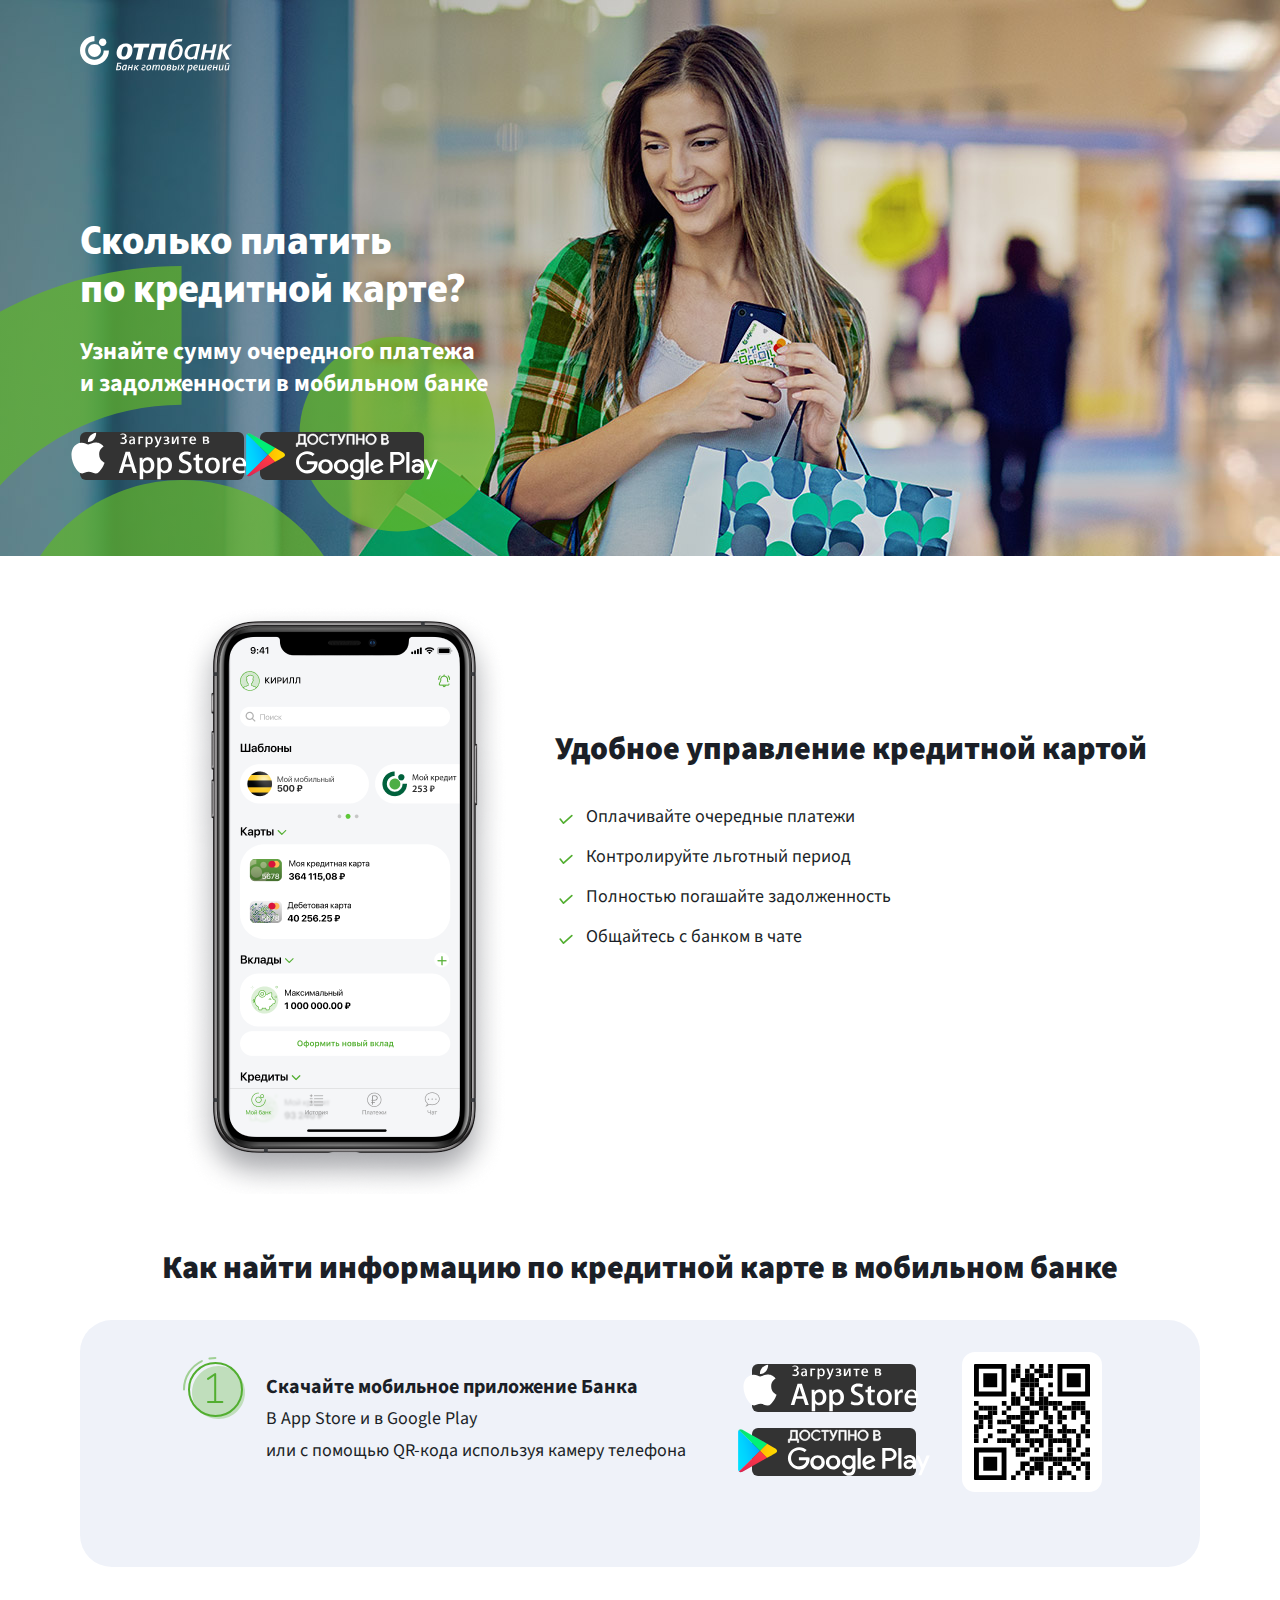
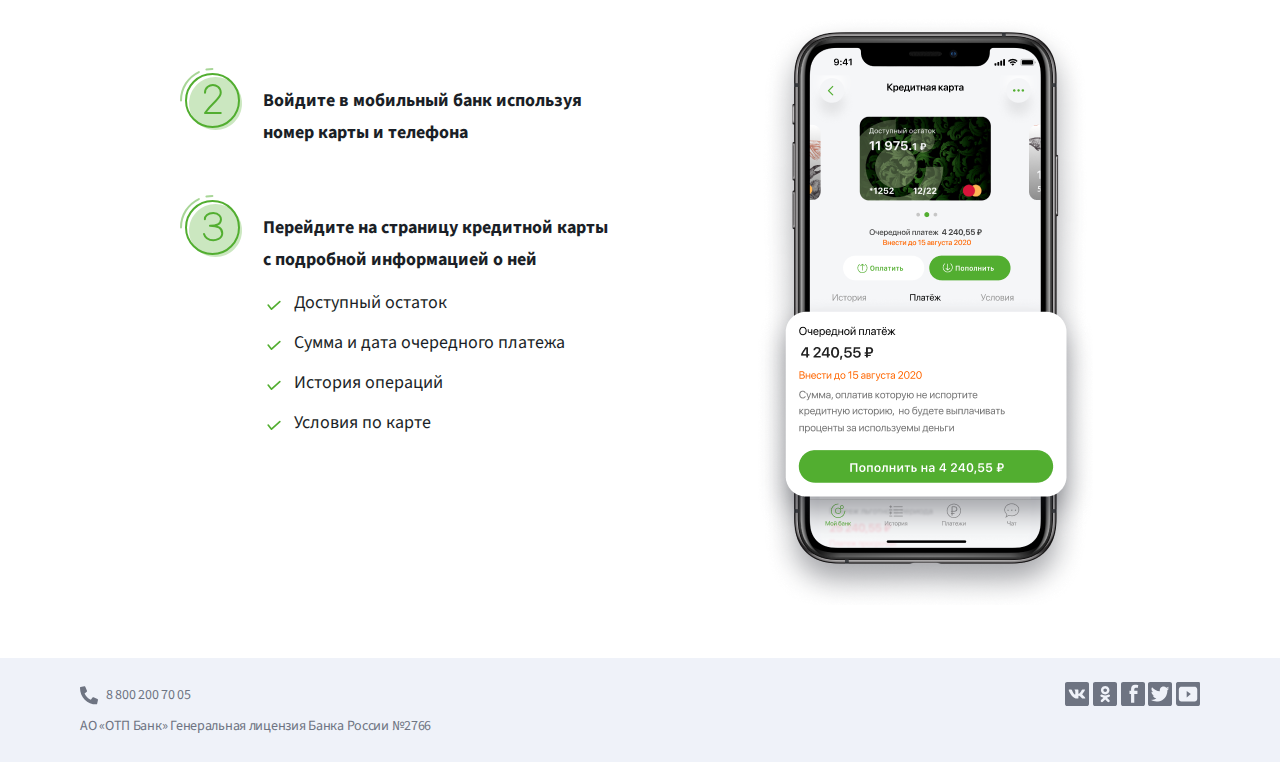
<file: creditCard/index.html>
<!DOCTYPE html>
<html lang="ru">
    <head>
        <meta charset="utf-8">
        <meta http-equiv="X-UA-Compatible" content="IE=edge">
        <meta name="viewport" content="width=device-width, initial-scale=1">
        <meta name="description" content="">
        <meta name="author" content="">
        <link rel="icon" href="./favicon.ico">
        <link href="https://fonts.googleapis.com/css?family=Source+Sans+Pro:300,400,600,700&display=swap" rel="stylesheet">
        <title>Интернет-банк - ОТП Банк</title>

        <link href="css/style.css" rel="stylesheet">
    </head>
    <body>
        <!-- <div class="banner"> -->
        <div class="banner margin-bottom-64">
            <div class="container">
                <div class="block-1">
                    <img src="img/big_logo.svg"  class="big-logo" />
                    <div class="z-top">
                        <img src="img/logo.svg" />
                        <h1 class="hero-heading">Сколько платить по&nbsp;кредитной карте?</h1>
                        <h2 class="margin-bottom-32">Узнайте сумму очередного платежа и&nbsp;задолженности в&nbsp;мобильном банке </h2>
                        <div class="card-buttons">
                            <a class="btn-store btn-apple" href="https://apps.apple.com/ru/app/%D0%BE%D1%82%D0%BF-%D0%B1%D0%B0%D0%BD%D0%BA/id1483041733" role="button">
                                <img src="img/app_store.svg" class="btn-apple-img"/>
                            </a>
                            <a class="btn-store btn-google" href="https://play.google.com/store/apps/details?id=ru.otpbank.mobile&hl=ru" role="button">
                                <img src="img/google_play.svg" class="btn-google-img"/>
                            </a>
                        </div>
                    </div>
                </div>
            </div>
        </div>
        <div class="container">
            <div class="block block-2">
                <div class="block-2-img">
                    <img src="img/phone_1.png"/>
                </div>
                <div class="block-2-content">
                    <h1>Удобное управление кредитной картой</h1>
                    <div class="styled-ul">
                        <div>
                            <img src="img/check.svg" />
                            <span>Оплачивайте очередные платежи</span>
                        </div>
                        <div>
                            <img src="img/check.svg" />
                            <span>Контролируйте льготный период</span>
                        </div>
                        <div>
                            <img src="img/check.svg" />
                            <span>Полностью погашайте задолженность</span>
                        </div>
                        <div>
                            <img src="img/check.svg" />
                            <span>Общайтесь с банком в чате</span>
                        </div>
                    </div>
                </div>
            </div>
            <div class="block-3-1">
                <h1>Как найти информацию по кредитной карте в мобильном банке</h1>
                <div class="color-block  margin-bottom-32" >
                    <div class="block-3 aligh-start">
                        <img src="img/1.svg" class="number"/>
                        <div class="store-text">
                            <h3>Скачайте мобильное приложение Банка</h3>
                            <span>В App Store и в Google Play <br />
                                <span class="hidden">или с помощью QR-кода используя камеру телефона</span></span>
                        </div>
                        <div class="links">
                            <div class="card-buttons">
                                <a class="btn-store btn-apple" href="https://apps.apple.com/ru/app/%D0%BE%D1%82%D0%BF-%D0%B1%D0%B0%D0%BD%D0%BA/id1483041733" role="button">
                                    <img src="img/app_store.svg" class="btn-apple-img"/>
                                </a>
                                <a class="btn-store btn-google" href="https://play.google.com/store/apps/details?id=ru.otpbank.mobile&hl=ru" role="button">
                                    <img src="img/google_play.svg" class="btn-google-img"/>
                                </a>
                            </div>
                            <div class="qr-code">
                                <img src="img/code.svg" class="code" />
                            </div>
                        </div>
                    </div>
                </div>
                <div class="block margin-bottom-64 block-4">
                    <div class=" block-4-content">
                        <div class="block aligh-start margin-bottom-32">
                            <img src="img/2.svg" class="number" />
                            <div class="first-step first-step-1">
                                <h3 >Войдите в мобильный банк используя номер карты и телефона </h3>
                            </div>
                        </div>
                        <div class="block aligh-start">
                            <img src="img/3.svg" class="number" />
                            <div class="first-step">
                                <h3>Перейдите на страницу кредитной карты с подробной информацией о ней</h3>
                                <div class="styled-ul">
                                    <div>
                                        <img src="img/check.svg" />
                                        <span>Доступный остаток</span>
                                    </div>
                                    <div>
                                        <img src="img/check.svg" />
                                        <span>Сумма и дата очередного платежа</span>
                                    </div>
                                    <div>
                                        <img src="img/check.svg" />
                                        <span>История операций</span>
                                    </div>
                                    <div>
                                        <img src="img/check.svg" />
                                        <span>Условия по карте</span>
                                    </div>
                                </div>
                            </div>
                        </div>
                    </div>
                    <div class="block-4-img">
                        <img src="img/phone_2.png" />
                    </div>
                </div>
            </div>
        </div>
        <div class="footer">
            <div class="container">
                <div class="phone-number">
                    <a href="tel:88002007005">
                        <img src="img/call.svg"/>
                    </a>
                    <span>8 800 200 70 05</span>
                </div>
                <div class="social-group">
                    <a href="http://vk.com/otpbank_ru">
                        <img src="img/vk.svg" />
                    </a>
                    <a href="http://ok.ru/group/54731235000348/">
                        <img src="img/ok.svg" />
                    </a>
                    <a href="https://www.facebook.com/otpbank.ru/">
                        <img src="img/fb.svg" />
                    </a>
                    <a href="https://twitter.com/OTP_Bank_Russia/">
                        <img src="img/twitter.svg" />
                    </a>
                    <a href="https://www.youtube.com/user/otpbankrussia">
                        <img src="img/youtube.svg" />
                    </a>
                </div>
                <span class="footer-span">АО «ОТП Банк» Генеральная лицензия Банка России №2766</span>
            </div>
        </div>
        <script>
            if (/iPhone|iPad|iPod/i.test(navigator.userAgent)) {
                document.querySelectorAll('.btn-google').forEach(elem => elem.style.display = 'none')
            } else if (/Android/i.test(navigator.userAgent)) {
                document.querySelectorAll('.btn-apple').forEach(elem => elem.style.display = 'none')
            }
        </script>
    </body>
</html>
</file>
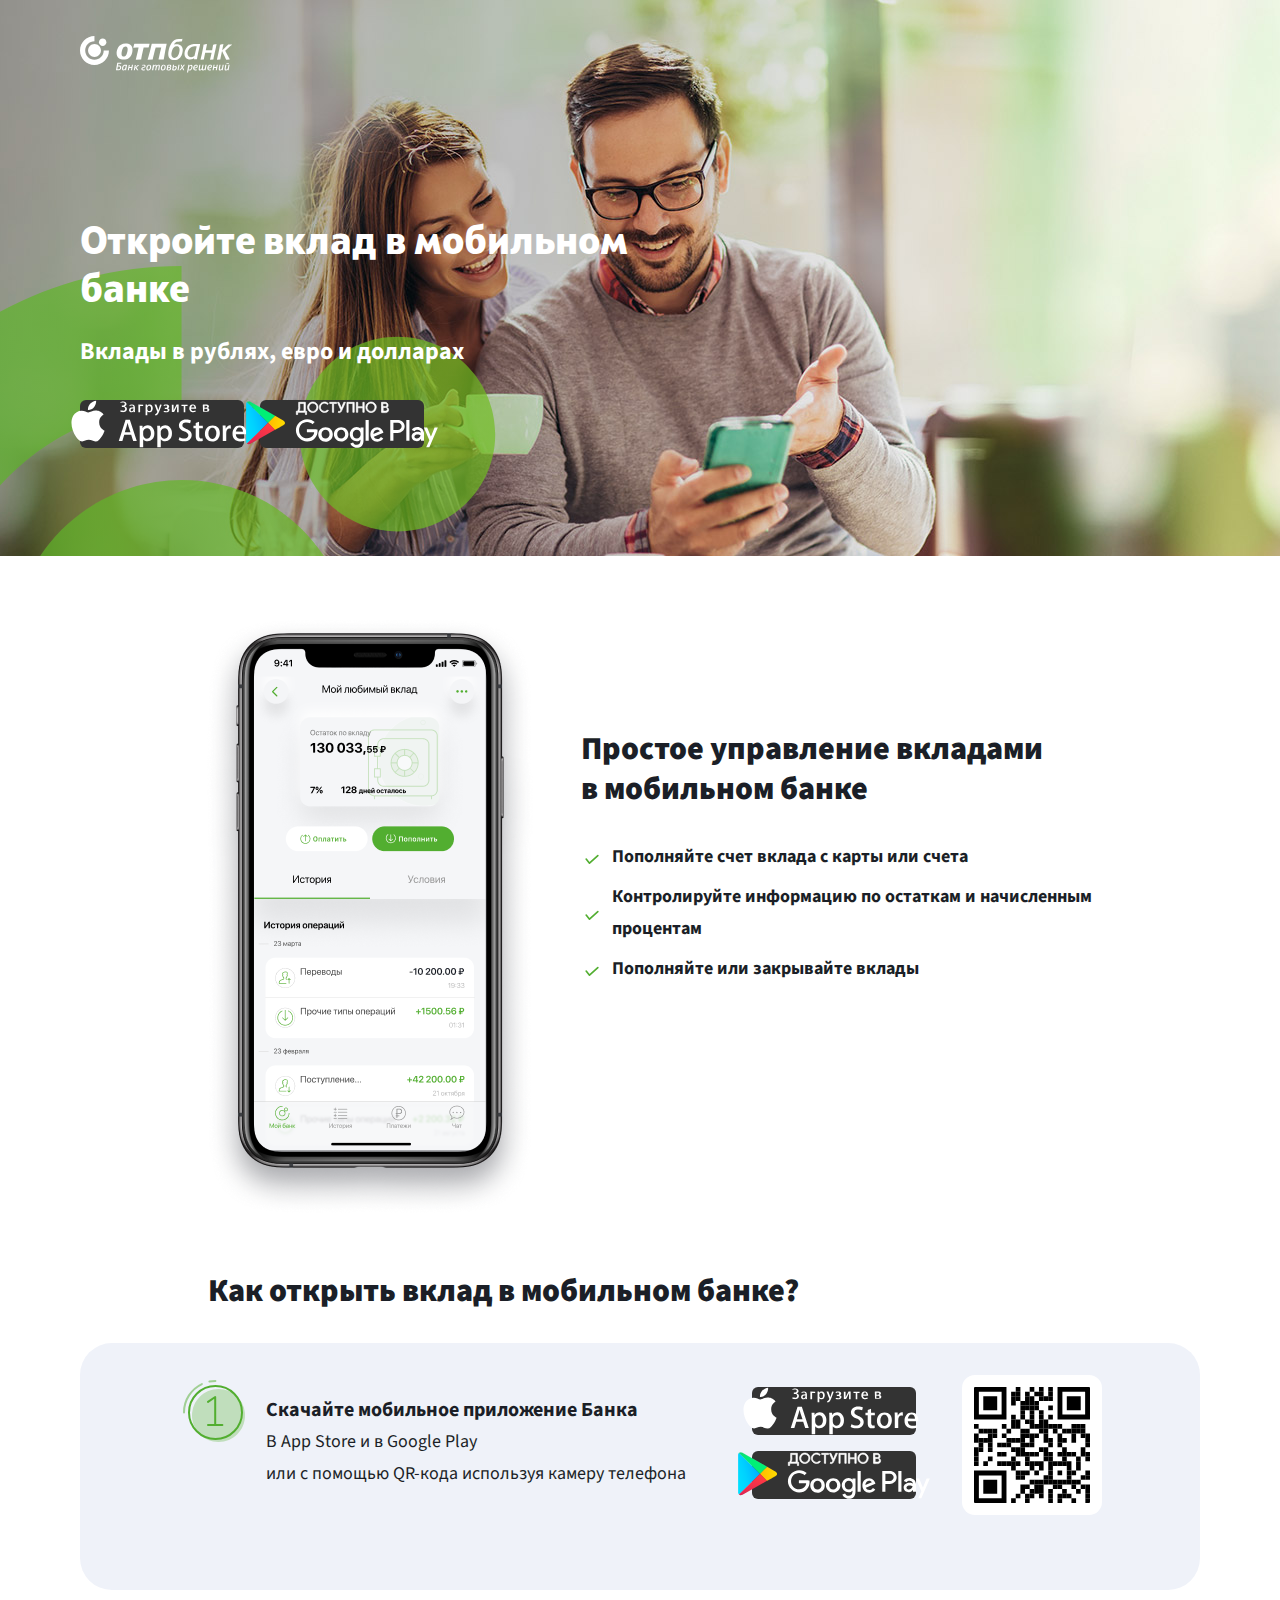
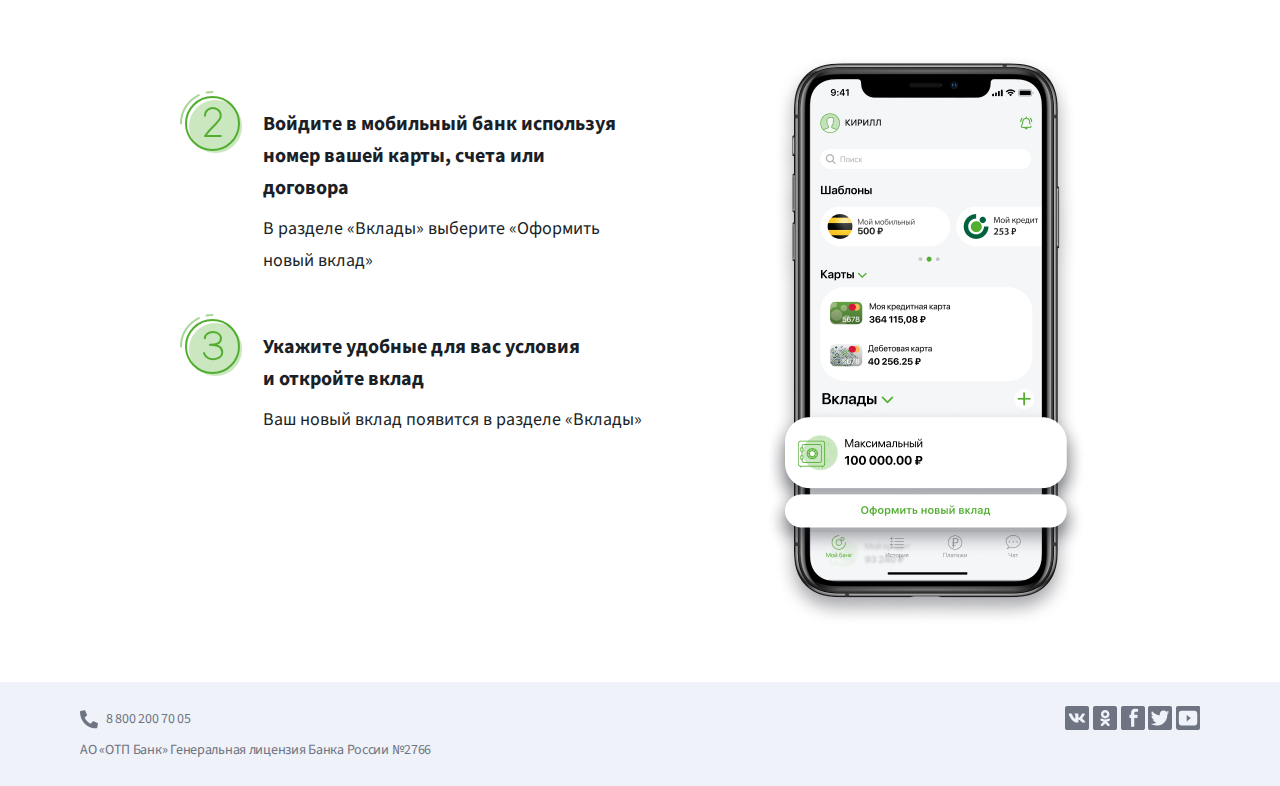
<file: deposit/index.html>
<!DOCTYPE html>
<html lang="ru">
    <head>
        <meta charset="utf-8">
        <meta http-equiv="X-UA-Compatible" content="IE=edge">
        <meta name="viewport" content="width=device-width, initial-scale=1">
        <meta name="description" content="">
        <meta name="author" content="">
        <link rel="icon" href="./favicon.ico">
        <link href="https://fonts.googleapis.com/css?family=Source+Sans+Pro:300,400,600,700&display=swap" rel="stylesheet">
        <title>Интернет-банк - ОТП Банк</title>

        <link href="css/style.css" rel="stylesheet">
    </head>
    <body>
        <!-- <div class="banner"> -->
        <div class="banner margin-bottom-64">
            <div class="container">
                <div class="block-1">
                    <img src="img/big_logo.svg"  class="big-logo" />
                    <div class="z-top">
                        <img src="img/logo.svg"/>
                        <h1 class="hero-heading">Откройте вклад в&nbsp;мобильном банке</h1>
                        <h2 class="margin-bottom-32">Вклады в рублях, евро и долларах</h2>
                        <div class="card-buttons">
                            <a class="btn-store" href="https://apps.apple.com/ru/app/%D0%BE%D1%82%D0%BF-%D0%B1%D0%B0%D0%BD%D0%BA/id1483041733" role="button">
                                <img src="img/app_store.svg" class="btn-apple-img"/>
                            </a>
                            <a class="btn-store btn-google" href="https://play.google.com/store/apps/details?id=ru.otpbank.mobile&hl=ru" role="button">
                                <img src="img/google_play.svg" class="btn-google-img"/>
                            </a>
                        </div>
                    </div>
                </div>
            </div>
        </div>
        <div class="container">
            <div class="block block-2">
                <div class="block-2-img">
                    <img src="img/phone_1.png"/>
                </div>
                <div class="block-2-content">
                    <h1>Простое управление вкладами в&nbsp;мобильном банке</h1>
                    <div class="styled-ul">
                        <div>
                            <img src="img/check.svg" />
                            <span>Пополняйте счет вклада с карты или счета</span>
                        </div>
                        <div>
                            <img src="img/check.svg" />
                            <span>Контролируйте информацию по остаткам и начисленным процентам</span>
                        </div>
                        <div>
                            <img src="img/check.svg" />
                            <span>Пополняйте или закрывайте вклады</span>
                        </div>
                    </div>
                </div>
            </div>
            <div class="block-3-1">
                <h1>Как открыть вклад в&nbsp;мобильном банке?</h1>
                <div class="color-block  margin-bottom-32" >
                    <div class="block-3 aligh-start">
                        <img src="img/1.svg" class="number"/>
                        <div class="store-text">
                            <h3>Скачайте мобильное приложение Банка</h3>
                            <span>В App Store и в Google Play <br />
                                <span class="hidden">или с помощью QR-кода используя камеру телефона</span></span>
                        </div>
                        <div class="links">
                            <div class="card-buttons">
                                <a class="btn-store" href="https://apps.apple.com/ru/app/%D0%BE%D1%82%D0%BF-%D0%B1%D0%B0%D0%BD%D0%BA/id1483041733" role="button">
                                    <img src="img/app_store.svg" class="btn-apple-img"/>
                                </a>
                                <a class="btn-store btn-google" href="https://play.google.com/store/apps/details?id=ru.otpbank.mobile&hl=ru" role="button">
                                    <img src="img/google_play.svg" class="btn-google-img"/>
                                </a>
                            </div>
                            <div class="qr-code">
                                <img src="img/code.svg" class="code" />
                            </div>
                        </div>
                    </div>
                </div>
                <div class="block margin-bottom-64 block-4">
                    <div class=" block-4-content">
                        <div class="block aligh-start margin-bottom-32">
                            <img src="img/2.svg" class="number" />
                            <div class="first-step first-step-1">
                                <h3>Войдите в мобильный банк используя номер вашей карты, счета или договора</h3>
                                <span>В разделе «Вклады» выберите «Оформить новый вклад» </span>
                            </div>
                        </div>
                        <div class="block aligh-start">
                            <img src="img/3.svg" class="number" />
                            <div class="first-step">
                                <h3>Укажите удобные для вас условия и откройте вклад</h3>
                                <span>Ваш новый вклад появится в разделе «Вклады» </span>
                            </div>
                        </div>
                    </div>
                    <div class="block-4-img">
                        <img src="img/phone_2.png" />
                    </div>
                </div>
            </div>
        </div>
        <div class="footer">
            <div class="container">
                <div class="phone-number">
                    <a href="tel:88002007005">
                        <img src="img/call.svg"/>
                    </a>
                    <span>8 800 200 70 05</span>
                </div>
                <div class="social-group">
                    <a href="http://vk.com/otpbank_ru">
                        <img src="img/vk.svg" />
                    </a>
                    <a href="http://ok.ru/group/54731235000348/">
                        <img src="img/ok.svg" />
                    </a>
                    <a href="https://www.facebook.com/otpbank.ru/">
                        <img src="img/fb.svg" />
                    </a>
                    <a href="https://twitter.com/OTP_Bank_Russia/">
                        <img src="img/twitter.svg" />
                    </a>
                    <a href="https://www.youtube.com/user/otpbankrussia">
                        <img src="img/youtube.svg" />
                    </a>
                </div>
                <span class="footer-span">АО «ОТП Банк» Генеральная лицензия Банка России №2766</span>
            </div>
        </div>
    </body>
</html>
</file>
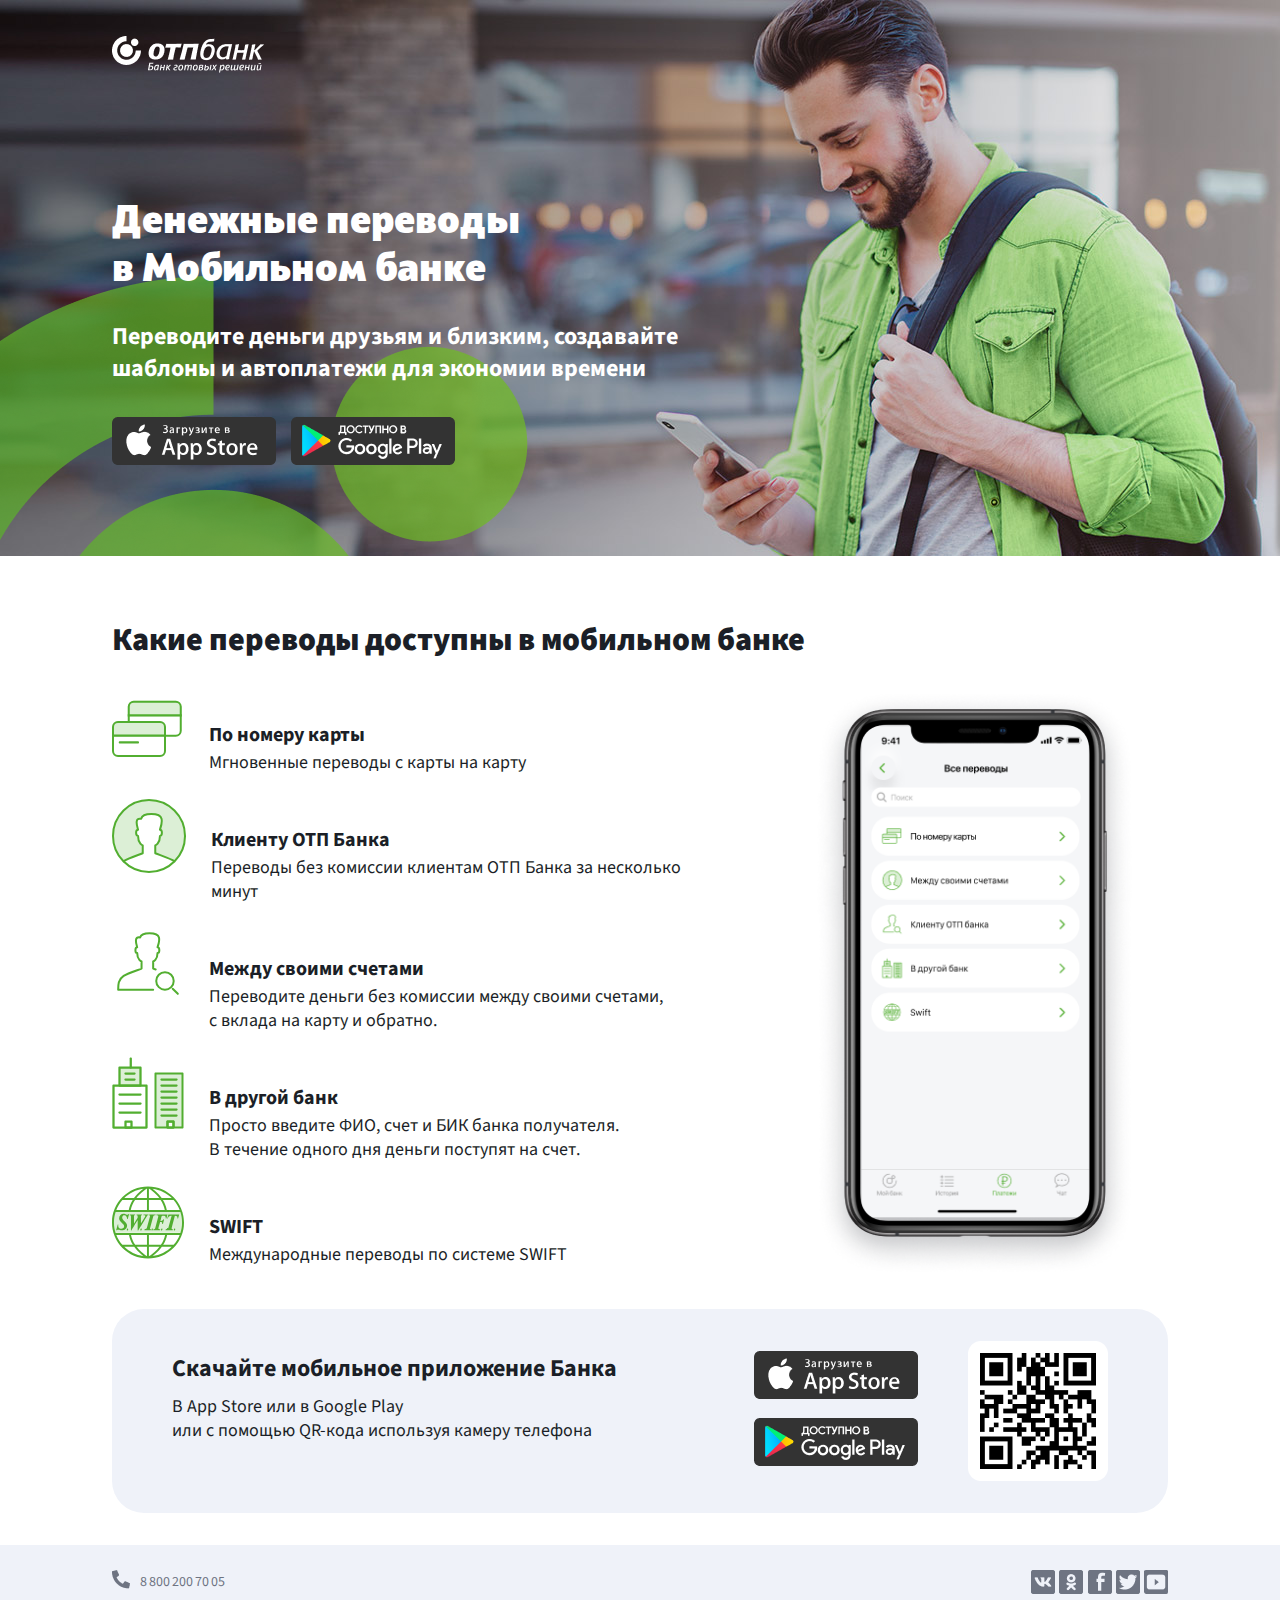
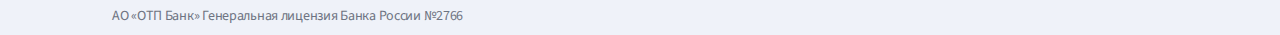
<file: MoneyTransfers/index.html>
<!DOCTYPE html>
<html lang="ru">

<head>
    <meta charset="UTF-8">
    <meta name="viewport" content="width=device-width, initial-scale=1.0">
    <title>Денежные переводы в Мобильном банке «ОТП Банк»</title>

    <link href="https://fonts.googleapis.com/css?family=Source+Sans+Pro:300,400,600,700&display=swap" rel="stylesheet">
    
    <link rel="shortcut icon" href="./img/favicon.ico">

    <link rel="stylesheet" href="./css/normalize.css">
    <link rel="stylesheet" href="./css/fonts.css">
    <link rel="stylesheet" href="./css/main.css">
    <link rel="stylesheet" href="./css/adaptive.css">
</head>

<body>
    <div class="banner">
        <div class="container">
            <img class="logo_big" src="./img/logo_big.png" alt="" srcset="">
            <img src="./img/logo.png" alt="logo" class="logo">
            <h1 class="title">
                Денежные переводы <br />
                в Мобильном банке
            </h1>
            <h2 class="subtitle">
                Переводите деньги друзьям и&nbsp;близким, создавайте <br />
                шаблоны и&nbsp;автоплатежи для&nbsp;экономии времени
            </h2>
            <div class="mobile_apps">
                <a target="_blank" href="https://apps.apple.com/ru/app/%D0%BE%D1%82%D0%BF-%D0%B1%D0%B0%D0%BD%D0%BA/id1483041733?utm_source=fromsite&utm_medium=site&utm_campaign=mbapple">
                    <img src="./img/AppStore.png" alt="app store">
                </a>
                <a target="_blank" href="https://play.google.com/store/apps/details?id=ru.otpbank.mobile&utm_source=fromsite&utm_medium=site&utm_campaign=mbandroid">
                    <img src="./img/GooglePlay.png" alt="google play">
                </a>
            </div>
        </div>
        
    </div>
    <div class="container content">
        <span class="content_title">
            Какие переводы доступны в&nbsp;мобильном банке
        </span>
        <div class="content_types">
            <div class="content_types_left">
                <div class="content_types_left_row">
                    <img class="content_types_left_row_img" src="./img/to-card.svg" alt="to-card" srcset="">
                    <div class="content_types_left_row_texts">
                        <span class="content_types_left_row_texts_title">
                            По номеру карты
                        </span>
                        <span class="content_types_left_row_texts_note">
                            Мгновенные переводы с&nbsp;карты на&nbsp;карту
                        </span>
                    </div>
                </div>
                <div class="content_types_left_row">
                    <img class="content_types_left_row_img" src="./img/to-client.svg" alt="to-client" srcset="">
                    <div class="content_types_left_row_texts">
                        <span class="content_types_left_row_texts_title">
                            Клиенту ОТП&nbsp;Банка
                        </span>
                        <span class="content_types_left_row_texts_note">
                            Переводы без&nbsp;комиссии клиентам ОТП&nbsp;Банка за&nbsp;несколько минут
                        </span>
                    </div>
                </div>
                <div class="content_types_left_row">
                    <img class="content_types_left_row_img" src="./img/own-accounts.svg" alt="to-client" srcset="">
                    <div class="content_types_left_row_texts">
                        <span class="content_types_left_row_texts_title">
                            Между своими счетами
                        </span>
                        <span class="content_types_left_row_texts_note">
                            Переводите деньги без&nbsp;комиссии между своими счетами, с&nbsp;вклада на&nbsp;карту и&nbsp;обратно.
                        </span>
                    </div>
                </div>
                <div class="content_types_left_row">
                    <img class="content_types_left_row_img" src="./img/to-bank.svg" alt="to-client" srcset="">
                    <div class="content_types_left_row_texts">
                        <span class="content_types_left_row_texts_title">
                            В другой банк
                        </span>
                        <span class="content_types_left_row_texts_note">
                            Просто введите ФИО, счет и&nbsp;БИК банка получателя. В&nbsp;течение одного дня деньги поступят на&nbsp;счет.
                        </span>
                    </div>
                </div>
                <div class="content_types_left_row">
                    <img class="content_types_left_row_img" src="./img/swift.svg" alt="to-client" srcset="">
                    <div class="content_types_left_row_texts">
                        <span class="content_types_left_row_texts_title">
                            SWIFT
                        </span>
                        <span class="content_types_left_row_texts_note">
                            Международные переводы по&nbsp;системе SWIFT
                        </span>
                    </div>
                </div>
            </div>
            <img src="./img/iPhone.png" class="content_types_iphone" alt="iphone" srcset="">
        </div>
        
        <div class="content_mobile">
            <div class="content_mobile_titles">
                <span class="content_mobile_title">
                    Скачайте мобильное приложение Банка
                </span>
                <span class="content_mobile_subtitle">
                    В App Store или в Google Play <br />
                    <span class="content_mobile_subtitle_second">
                        или с помощью QR-кода используя камеру телефона
                    </span>
                </span>
            </div>
            <div class="content_mobile_info">
                <div class="mobile_apps mobile_apps_bottom">
                    <a target="_blank" href="https://apps.apple.com/ru/app/%D0%BE%D1%82%D0%BF-%D0%B1%D0%B0%D0%BD%D0%BA/id1483041733?utm_source=fromsite&utm_medium=site&utm_campaign=mbapple">
                        <img src="./img/AppStore.png" alt="app store">
                    </a>
                    <a target="_blank" href="https://play.google.com/store/apps/details?id=ru.otpbank.mobile&utm_source=fromsite&utm_medium=site&utm_campaign=mbandroid">
                        <img src="./img/GooglePlay.png" alt="google play">
                    </a>
                </div>
                <img class="content_mobile_info_qr" src="./img/qr_code.png" alt="qr code" width="140px" height="140px">
            </div>
        </div>
    </div>
    <div class="footer">
        <div class="container">
            <div class="footer_content">
                <div class="footer_contacts">
                    <div class="footer_phone_container">
                        <a href="tel:88002007005">
                            <img src="./img//call.png" alt="call" srcset="">
                        </a>
                        <div class="footer_text footer_text_phone_number">8 800 200 70 05</div>
                    </div>
                    <div class="footer_content_social">
                        <a href="https://vk.com/otpbank_ru" target="_blank">
                            <div class="footer_social_icon footer_social_icon_vk"></div>
                        </a>
                        <a href="https://ok.ru/group54731235000348" target="_blank">
                            <div class="footer_social_icon footer_social_icon_odnoklassniki"></div>
                        </a>
                        <a href="https://www.facebook.com/otpbank.ru" target="_blank">
                            <div class="footer_social_icon footer_social_icon_fb"></div>
                        </a>
                        <a href="https://twitter.com/OTP_Bank_Russia" target="_blank">
                            <div class="footer_social_icon footer_social_icon_tw"></div>
                        </a>
                        <a href="https://www.youtube.com/user/otpbankrussia" target="_blank">
                            <div class="footer_social_icon footer_social_icon_youtube"></div>
                        </a>
                    </div>
                    
                </div>
                <span class="footer_text footer_phone_license">
                    АО «ОТП Банк» Генеральная лицензия Банка России №2766
                </span>
            </div>
        </div>
    </div>
</body>

</html>
</file>
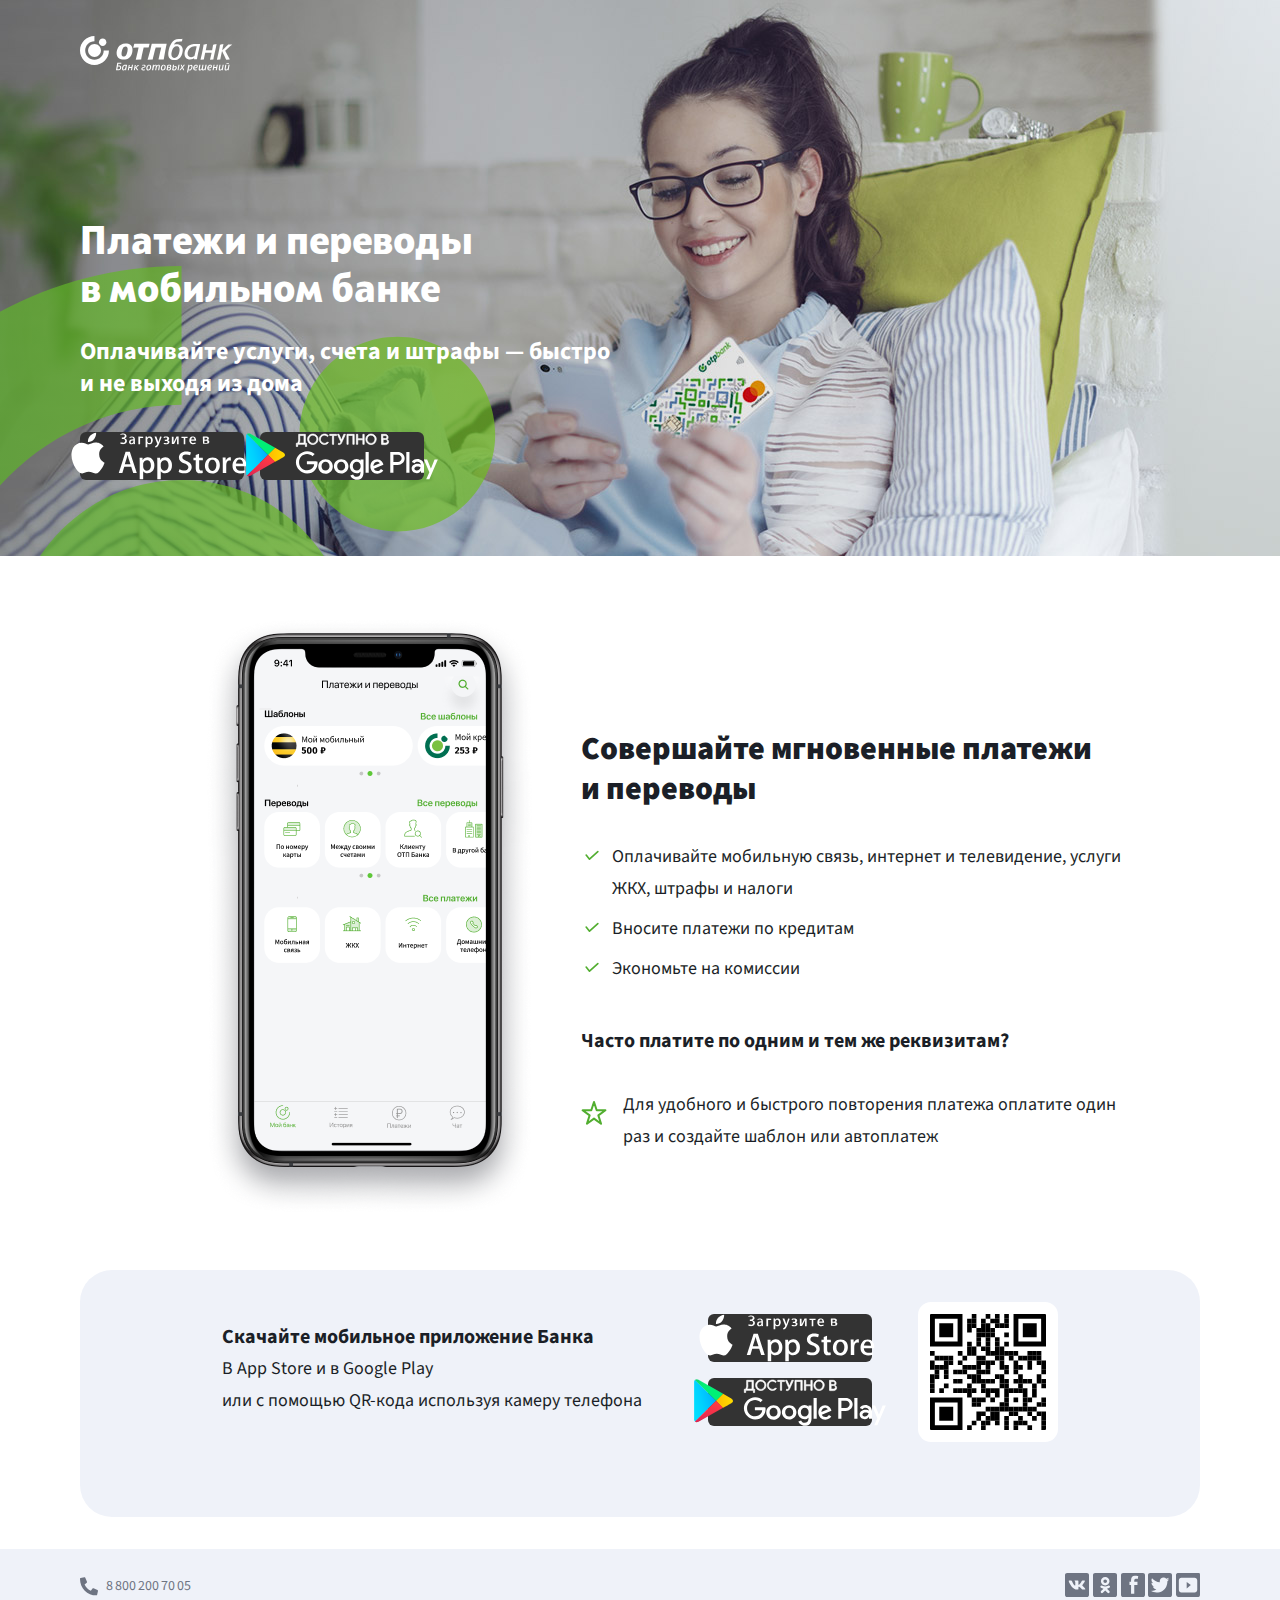
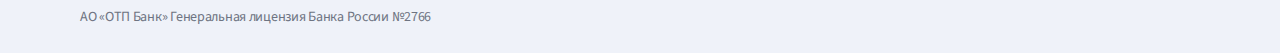
<file: payments/index.html>
<!DOCTYPE html>
<html lang="ru">
    <head>
        <meta charset="utf-8">
        <meta http-equiv="X-UA-Compatible" content="IE=edge">
        <meta name="viewport" content="width=device-width, initial-scale=1">
        <meta name="description" content="">
        <meta name="author" content="">
        <link rel="icon" href="./favicon.ico">
        <link href="https://fonts.googleapis.com/css?family=Source+Sans+Pro:300,400,600,700&display=swap" rel="stylesheet">
        <title>Интернет-банк - ОТП Банк</title>

        <link href="css/style.css" rel="stylesheet">
    </head>
    <body>
        <!-- <div class="banner"> -->
        <div class="banner margin-bottom-64">
            <div class="container">
                <div class="block-1">
                    <img src="img/big_logo.svg"  class="big-logo" />
                    <div class="z-top">
                        <img src="img/logo.svg" />
                        <h1 class="hero-heading">Платежи и переводы в&nbsp;мобильном банке</h1>
                        <h2 class="margin-bottom-32">Оплачивайте услуги, счета и&nbsp;штрафы — быстро и не&nbsp;выходя из дома</h2>
                        <div class="card-buttons">
                            <a class="btn-store" href="https://apps.apple.com/ru/app/%D0%BE%D1%82%D0%BF-%D0%B1%D0%B0%D0%BD%D0%BA/id1483041733" role="button">
                                <img src="img/app_store.svg" class="btn-apple-img"/>
                            </a>
                            <a class="btn-store btn-google" href="https://play.google.com/store/apps/details?id=ru.otpbank.mobile&hl=ru" role="button">
                                <img src="img/google_play.svg" class="btn-google-img"/>
                            </a>
                        </div>
                    </div>
                </div>
            </div>
        </div>
        <div class="container">
            <div class="block block-2">
                <div class="block-2-img">
                    <img src="img/phone_1.png"/>
                </div>
                <div class="block-2-content">
                    <h1>Совершайте мгновенные платежи и переводы</h1>
                    <div class="styled-ul">
                        <div>
                            <img src="img/check.svg" />
                            <span>Оплачивайте мобильную связь, интернет и телевидение, услуги ЖКХ, штрафы и налоги</span>
                        </div>
                        <div>
                            <img src="img/check.svg" />
                            <span>Вносите платежи по кредитам</span>
                        </div>
                        <div>
                            <img src="img/check.svg" />
                            <span>Экономьте на комиссии</span>
                        </div>
                    </div>
                    <h3>Часто платите по одним и тем же реквизитам?</h3>
                    <div class="block-star">
                        <img src="img/star.svg">
                        <span>Для удобного и быстрого повторения платежа оплатите один раз и создайте шаблон или автоплатеж </span>
                    </div>
                </div>
            </div>
            <div class="block-3-1">
                <div class="color-block  margin-bottom-32" >
                    <div class="block-3 aligh-start">
                        <div class="store-text">
                            <h3>Скачайте мобильное приложение Банка</h3>
                            <span>В App Store и в Google Play <br />
                                <span class="hidden">или с помощью QR-кода используя камеру телефона</span></span>
                        </div>
                        <div class="links">
                            <div class="card-buttons">
                                <a class="btn-store" href="https://apps.apple.com/ru/app/%D0%BE%D1%82%D0%BF-%D0%B1%D0%B0%D0%BD%D0%BA/id1483041733" role="button">
                                    <img src="img/app_store.svg" class="btn-apple-img"/>
                                </a>
                                <a class="btn-store btn-google" href="https://play.google.com/store/apps/details?id=ru.otpbank.mobile&hl=ru" role="button">
                                    <img src="img/google_play.svg" class="btn-google-img"/>
                                </a>
                            </div>
                            <div class="qr-code">
                                <img src="img/code.svg" class="code" />
                            </div>
                        </div>
                    </div>
                </div>
            </div>
        </div>
        <div class="footer">
            <div class="container">
                <div class="phone-number">
                    <a href="tel:88002007005">
                        <img src="img/call.svg"/>
                    </a>
                    <span>8 800 200 70 05</span>
                </div>
                <div class="social-group">
                    <a href="http://vk.com/otpbank_ru">
                        <img src="img/vk.svg" />
                    </a>
                    <a href="http://ok.ru/group/54731235000348/">
                        <img src="img/ok.svg" />
                    </a>
                    <a href="https://www.facebook.com/otpbank.ru/">
                        <img src="img/fb.svg" />
                    </a>
                    <a href="https://twitter.com/OTP_Bank_Russia/">
                        <img src="img/twitter.svg" />
                    </a>
                    <a href="https://www.youtube.com/user/otpbankrussia">
                        <img src="img/youtube.svg" />
                    </a>
                </div>
                <span class="footer-span">АО «ОТП Банк» Генеральная лицензия Банка России №2766</span>
            </div>
        </div>
    </body>
</html>
</file>
<file: creditCard/css/style.css>
@font-face {
    font-family: "SquadHeavy";
    font-style: normal;
    font-weight: normal;
    font-display: swap;
    src: url("../fonts/Squad-Heavy.woff") format("woff");
}
@font-face {
    font-family: "Squad";
    font-style: normal;
    font-weight: normal;
    font-display: swap;
    src: url("../fonts/Squad-ExtraBold.woff") format("woff");
}
body {
    font-family: 'Source Sans Pro', sans-serif;
    font-weight: normal;
    font-size: 18px;
    line-height: 32px;
    color: #1B1F27;
    margin: 0;
}
h1, h2, h3 {
    margin: 0;
}

h3 {
    font-weight: bold;
    font-size: 20px;
    line-height: 32px;
    margin-bottom: 0px;
}

h2 {
    font-weight: bold;
    font-size: 24px;
    line-height: 32px;
}

h1 {
    font-weight: 900;
    font-size: 32px;
    line-height: 40px;
    margin-bottom: 32px;
}

.hero-heading {
    max-width: 570px;
    font-size: 40px;
    line-height: 48px;
    font-weight: 800;
    margin-bottom: 21px;
    margin-top: 134px;
    font-family: 'Squad';
    font-weight: 800;
    font-style: normal;
}


.container {
    display: flex;
    flex-direction: column;
    max-width: 1120px;
    margin: auto;
    padding: 0 32px;
}

.block-2-img {
    max-width: 422px;
    flex-grow: 1;
    justify-content: center;
    display: flex;
}

.block-4-img {
    max-width: 358px;
    flex-grow: 1;
    justify-content: center;
    display: flex;
}

.block-1 {
    max-width: 580px;
    color: white;
    height: 556px;
    justify-content: start;
    display: flex;
    flex-direction: column;
    align-items: start;
    padding-top: 36px;
    position: relative;
}

.btn-store {
    background: #333333;
    height: 48px;
    width: 164px;
    display: flex;
    border-radius: 6px;
    justify-content: center;
    margin-right: 16px;
}

.card-buttons {
    display: flex;
}

.banner {
    height: 556px;
    z-index: -1;
    /* position: absolute; */
    background: url('../img/banner.jpg') top right -320px;
    overflow: hidden;
}

.block {
    display: flex;
}

.justify-around {
    justify-content: space-around;
}
.wrap-block {
    display: flex;
    flex-wrap: wrap;
}

.align-center {
    align-items: center;
}
.aligh-start {
    display: flex;
    align-items: start;
}

.styled-ul {
	/* list-style-image: url('../img/check.svg');
    padding-left: 20px; */
    display: flex;
    flex-direction: column;
    margin-top: 6px;
    margin-left: -9px;
}

.block-2 .styled-ul img, .block-4 .styled-ul img {
    margin: 4px 8px 0;
}

.styled-ul div {
    display: flex;
    align-items: center;
    margin-bottom: 8px;

}

.color-block {
    background: #EFF2F9;
    border-radius: 32px;
    /* padding: 33px 64px; */
    width: 100%;
}

.number {
    margin-right: 16px;
}

.first-step {
    align-items: start;
    display: flex;
    flex-wrap: wrap;
    max-width: 400px;
    margin-top: 8px;
    margin-right: -8px;
}

.first-step .card-buttons {
    margin-top: 5px;
}
.code {
    padding: 12px;
    background-color: white;
    border-radius: 13px;
}
.code-span {
    margin-right: 16px;
}

.margin-bottom-64 {
    margin-bottom: 64px;
}

.margin-bottom-32 {
    margin-bottom: 32px;
}

.social-group a {
    text-decoration: none;
    margin-left: 1px;
}

.footer {
    background-color: #EFF2F9;
    color: #6E7482;
    font-size: 14px;
    line-height: 24px;

    letter-spacing: -0.02em;
    margin-top: -11px;
}

.footer .container {
    justify-content: space-between;
    display: flex;
    flex-direction: row;
    padding: 24px 32px;
    flex-wrap: wrap;
}

.footer-span {
    width: 100%;
}

.phone-number {
    display: flex;
    align-items: center;
    margin-bottom: 6px;
}

.phone-number a {
    height: 19px;
}

.phone-number img {
    margin-right: 8px;
}

.block-2 {
    margin-top: -24px;
    margin-bottom: 54px;
    justify-content: center;
}
.block-3-1 {
    display: flex;
    align-items: center;
    flex-direction: column;
}
.block-3 h3 {
    margin-top: 19px;
}

.block-3 {
    max-width: 928px;
    margin: auto;
    padding: 32px 32px 64px;
    justify-content: center;
}

.links {
    display: flex;
    flex-wrap: nowrap;
    align-items: center;
    justify-content: space-between;
    flex-grow: 1;
    max-width: 350px;
}

.block-3 .card-buttons {
    flex-wrap: wrap;
    max-width: 170px;
}
.block-3 .card-buttons a {
    margin-bottom: 16px;
}

.store-text {
    max-width: 486px;
    flex-grow: 1;
}

.block-4 h3 {
    margin-top: 14px;
    margin-bottom: 9px;
    font-size: 18px;
}

.btn-apple-img {
    margin-left: -6px;
}

.block-2-content {
    padding-top: 133px;
}

.block-4-content {
    margin-top: 64px;
    flex-grow: 0.3;
}

.block-4 .styled-ul {
    margin-top: 2px;
}
.block-4 {
    width: 100%;
    justify-content: center;
}
.block-4-content .first-step-1 {
    max-width: 360px;
}

.big-logo {
    position: absolute;
    margin-top: 230px;
    margin-left: -22vw;
}

.z-top {
    z-index: 10;
}


@media (max-width: 767px){
    .block-4-content .first-step {
        max-width: 360px;
    }
    .banner {
        background: url('../img/banner_768.jpg') top;
        height: 504px;
    }
    .block-1 {
        height: 504px;
    }
    .block {
        flex-wrap: wrap;
     }

     .block-3 {
        flex-wrap: wrap;
        padding: 24px 16px;
        max-width: 523px;
     }
     .wrap-block {
        max-width: 210px;
     }

     .block-3 .card-buttons .btn-store{
         width: 116px;
         height: 34px;
     }
     .block-1 .card-buttons .btn-store{
        width: 132px;
        height: 39px;
    }
    .block-1 .card-buttons img{
        width: 116px;
    }
     .block-3 .card-buttons img{
         width: 100px;
     }
     .hero-heading {
        font-weight: 900;
        font-size: 32px;
        line-height: 40px;
        font-family: "SquadHeavy";
     }
    .block-3 .first-step span {
        margin-top: 8px;
        margin-bottom: 16px;
    }
    .block-4-content {
        margin-top: 0;
        padding-left: 16px;
        padding-right: 16px;
    }
    h2 {
        font-weight: bold;
        font-size: 18px;
        line-height: 24px;
     }
    h1 {
        font-weight: 900;
        font-size: 28px;
        line-height: 32px;
     }
    body {
        font-weight: normal;
        font-size: 16px;
        line-height: 24px;
    }
    .container {
        padding: 0 24px;
    }

    .margin-bottom-64 {
        margin-bottom: 32px;
    }
    .block-2-content {
        padding-top: 24px;
    }
    .block-2 {
        margin-bottom: 32px;
        flex-direction: column-reverse;
        align-items: center;
    }
    .phone-number {
        width: 100%;
    }
    .hidden, .qr-code {
        display: none;
    }
    .links {
        margin-top: 24px;
    }
    .store-text {
        max-width: 217px;
    }
}

@media (max-width: 367px){
    .links {
        margin-left: 0;
    }
}

@media (min-width: 368px)  and (max-width: 967px){
    .links {
        margin-left: 85px;
    }
}

@media (max-width: 967px){
    .big-logo {
        display: none;
    }

    .block-3 {
        flex-wrap: wrap;
        justify-content: start;
    }

    .block-2-img img, .block-4-img img {
        width: 284px;
	height: 100%;
    }
}

@media  (min-width: 769px) and (max-width: 967px){
    .block-2-content {
        padding-top: 70px;
    }
}
</file>
<file: deposit/css/style.css>
@font-face {
    font-family: "SquadHeavy";
    font-style: normal;
    font-weight: normal;
    font-display: swap;
    src: url("../fonts/Squad-Heavy.woff") format("woff");
}
@font-face {
    font-family: "Squad";
    font-style: normal;
    font-weight: normal;
    font-display: swap;
    src: url("../fonts/Squad-ExtraBold.woff") format("woff");
}
body {
    font-family: 'Source Sans Pro', sans-serif;
    font-weight: normal;
    font-size: 18px;
    line-height: 32px;
    color: #1B1F27;
    margin: 0;
}
h1, h2, h3 {
    margin: 0;
}

h3 {
    font-weight: bold;
    font-size: 20px;
    line-height: 32px;
    margin-bottom: 0px;
}

h2 {
    font-weight: bold;
    font-size: 24px;
    line-height: 32px;
}

h1 {
    font-weight: 900;
    font-size: 32px;
    line-height: 40px;
    margin-bottom: 32px;
}

.hero-heading {
    max-width: 570px;
    font-size: 40px;
    line-height: 48px;
    font-weight: 800;
    margin-bottom: 21px;
    margin-top: 134px;
    font-family: 'Squad';
    font-weight: 800;
    font-style: normal;
}


.container {
    display: flex;
    flex-direction: column;
    max-width: 1120px;
    margin: auto;
    padding: 0 32px;
}

.block-2-img {
    max-width: 422px;
    flex-grow: 1;
    justify-content: center;
    display: flex;
}

.block-4-img {
    max-width: 358px;
    flex-grow: 1;
    justify-content: center;
    display: flex;
}

.block-1 {
    max-width: 580px;
    color: white;
    height: 556px;
    justify-content: start;
    display: flex;
    flex-direction: column;
    align-items: start;
    padding-top: 36px;
    position: relative;
}

.btn-store {
    background: #333333;
    height: 48px;
    width: 164px;
    display: flex;
    border-radius: 6px;
    justify-content: center;
    margin-right: 16px;
}

.card-buttons {
    display: flex;
}

.banner {
    height: 556px;
    z-index: -1;
    /* position: absolute; */
    background: url('../img/banner.jpg') top right -320px;
    overflow: hidden;
}

.block {
    display: flex;
}

.justify-around {
    justify-content: space-around;
}
.wrap-block {
    display: flex;
    flex-wrap: wrap;
}

.align-center {
    align-items: center;
}
.aligh-start {
    display: flex;
    align-items: start;
}

.styled-ul {
	/* list-style-image: url('../img/check.svg');
    padding-left: 20px; */
    display: flex;
    flex-direction: column;
    margin-top: 6px;
    margin-left: -9px;
    font-weight: bold;
}

.block-2 .styled-ul img, .block-4 .styled-ul img {
    margin: 4px 8px 0;
}

.styled-ul div {
    display: flex;
    align-items: center;
    margin-bottom: 8px;

}

.color-block {
    background: #EFF2F9;
    border-radius: 32px;
    /* padding: 33px 64px; */
    width: 100%;
}

.number {
    margin-right: 16px;
}

.first-step {
    align-items: start;
    display: flex;
    flex-wrap: wrap;
    max-width: 400px;
    margin-top: 8px;
    margin-right: -8px;
}

.first-step .card-buttons {
    margin-top: 5px;
}
.code {
    padding: 12px;
    background-color: white;
    border-radius: 13px;
}
.code-span {
    margin-right: 16px;
}

.margin-bottom-64 {
    margin-bottom: 64px;
}

.margin-bottom-32 {
    margin-bottom: 32px;
}

.social-group a {
    text-decoration: none;
    margin-left: 1px;
}

.footer {
    background-color: #EFF2F9;
    color: #6E7482;
    font-size: 14px;
    line-height: 24px;

    letter-spacing: -0.02em;
    margin-top: -11px;
}

.footer .container {
    justify-content: space-between;
    display: flex;
    flex-direction: row;
    padding: 24px 32px;
    flex-wrap: wrap;
}

.footer-span {
    width: 100%;
}

.phone-number {
    display: flex;
    align-items: center;
    margin-bottom: 6px;
}

.phone-number a {
    height: 19px;
}

.phone-number img {
    margin-right: 8px;
}

.block-2 {
    margin-top: -24px;
    margin-bottom: 54px;
    justify-content: center;
}
.block-3-1 {
    display: flex;
    /* align-items: center; */
    flex-direction: column;
}

.block-3-1 h1{
    margin-left: 10vw;
}

.block-3 h3 {
    margin-top: 19px;
}

.block-3 {
    max-width: 928px;
    margin: auto;
    padding: 32px 32px 64px;
    justify-content: center;
}

.block-4 h3 {
    margin-top: 14px;
    margin-bottom: 9px;
}

.btn-apple-img {
    margin-left: -6px;
}

.block-2-content {
    padding-top: 133px;
    max-width: 540px;
}

.block-4-content {
    margin-top: 64px;
    flex-grow: 0.3;
}

.block-4 .styled-ul {
    margin-top: 2px;
}
.block-4 {
    width: 100%;
    justify-content: center;
}
.block-4-content .first-step-1 {
    max-width: 360px;
}

.big-logo {
    position: absolute;
    margin-top: 230px;
    margin-left: -22vw;
}

.z-top {
    z-index: 10;
}

.store-text {
    max-width: 486px;
    flex-grow: 1;
}

.links {
    display: flex;
    flex-wrap: nowrap;
    align-items: center;
    justify-content: space-between;
    flex-grow: 1;
    max-width: 350px;
}

.block-3 .card-buttons {
    flex-wrap: wrap;
    max-width: 170px;
}
.block-3 .card-buttons a {
    margin-bottom: 16px;
}


@media (max-width: 767px){
    .block-4-content .first-step {
        max-width: 360px;
    }

    .hidden {
        display: none;
    }

    .banner {
        background: url('../img/banner_768.jpg') top;
        height: 504px;
    }
    .block-1 {
        height: 504px;
    }
    .block {
        flex-wrap: wrap;
     }

     .block-3 {
        flex-wrap: wrap;
        padding: 24px 16px;
        max-width: 523px;
     }
     .wrap-block {
        max-width: 210px;
     }

     .block-3 .card-buttons .btn-store{
         width: 116px;
         height: 34px;
     }
     .block-1 .card-buttons .btn-store{
        width: 132px;
        height: 39px;
    }
    .block-1 .card-buttons img{
        width: 116px;
    }
     .block-3 .card-buttons img{
         width: 100px;
     }
     .hero-heading {
        font-weight: 900;
        font-size: 32px;
        line-height: 40px;
        font-family: "SquadHeavy";
     }
    .block-3 .first-step span {
        margin-top: 8px;
        margin-bottom: 16px;
    }
    .block-4-content {
        margin-top: 0;
        padding-left: 16px;
        padding-right: 16px;
    }
    h2 {
        font-weight: bold;
        font-size: 18px;
        line-height: 24px;
     }
    h1 {
        font-weight: 900;
        font-size: 28px;
        line-height: 32px;
     }
    body {
        font-weight: normal;
        font-size: 16px;
        line-height: 24px;
    }
    .container {
        padding: 0 24px;
    }

    .margin-bottom-64 {
        margin-bottom: 32px;
    }
    .block-2-content {
        padding-top: 24px;
    }
    .hidden, .qr-code {
        display: none;
    }
    .block-2 {
        margin-bottom: 32px;
        flex-direction: column-reverse;
        align-items: center;
    }
    .phone-number {
        width: 100%;
    }
    .links {
        margin-top: 24px;
    }
    .store-text {
        max-width: 217px;
    }
}
@media (min-width: 368px)  and (max-width: 967px){
    .links {
        margin-left: 85px;
    }
}

@media (max-width: 367px){
    .links {
        margin-left: 0;
    }
}

@media (max-width: 967px){
    .big-logo {
        display: none;
    }

    .block-3 {
        flex-wrap: wrap;
        justify-content: start;
    }

    .block-2-img img, .block-4-img img {
        width: 284px;
	height: 100%;
    }
}

@media  (min-width: 769px) and (max-width: 967px){
    .block-2-content {
        padding-top: 100px;
    }
}
</file>
<file: MoneyTransfers/css/fonts.css>
@font-face {
    font-family: 'Squad';
    src: url('../fonts/Squad-Heavy.eot');
    src: local('Squad Heavy'), local('Squad-Heavy'),
        url('../fonts/Squad-Heavy.eot?#iefix') format('embedded-opentype'),
        url('../fonts/Squad-Heavy.woff2') format('woff2'),
        url('../fonts/Squad-Heavy.woff') format('woff'),
        url('../fonts/Squad-Heavy.ttf') format('truetype');
    font-weight: 900;
    font-style: normal;
}
</file>
<file: MoneyTransfers/css/main.css>
body {
    background-color: #FFFFFF;
    color: #1B1F27;
    font-family: Source Sans Pro;
    font-style: normal;
}

* {
    box-sizing: border-box;
}

.banner {
    background: url('../img/banner.jpg') top center no-repeat;
    max-height: 556px;
    height: 556px;
    position: relative;
    padding-top: 36px;
    overflow: hidden;
}

.logo_big {
    position: absolute;
    z-index: -1;
    margin-top: 240px;
    margin-left: -22vw;
}

.container {
    max-width: 1120px;
    margin: 0 auto;
    position: relative;
    z-index: 1;
    padding: 0 32px;
}

.title {
    font-family: Squad;
    font-style: normal;
    font-weight: 900;
    font-size: 40px;
    line-height: 48px;

    margin-top: 120px;

    color: #FFFFFF;
}

.mobile_apps {
    display: flex;
    align-items: center;
    justify-content: flex-start;
}

.mobile_apps a:first-child {
    margin-right: 15px;
}

.subtitle {
    font-style: normal;
    font-weight: bold;
    font-size: 24px;
    line-height: 32px;

    margin-top: 16px;

    margin-bottom: 32px;

    color: #FFFFFF;
}

.content {
    margin-top: 64px;
    margin-bottom: 32px;
}

.content_title {
    font-weight: 900;
    font-size: 32px;
    line-height: 40px;
}

.content_types {
    display: flex;
    margin-top: 10px;
    max-width: 1070px;
    justify-content: space-between;
}

.content_types_iphone {
    max-height: 607px;
    margin-right: 28px;
}

.content_types_left {
    display: flex;
    flex-direction: column;
}

.content_types_left_row {
    display: flex;
    justify-content: flex-start;
    align-items: flex-start;
    margin-top: 24px;
}

.content_types_left_row_texts {
    display: flex;
    flex-direction: column;
    padding-top: 25px;
    justify-content: flex-end;
}

.content_types_left_row_img {
    margin-right: 25px;
}

.content_types_left_row_texts_title {
    font-weight: bold;
    font-size: 20px;
    line-height: 32px;
}

.content_types_left_row_texts_note {
    font-weight: normal;
    font-size: 18px;
    line-height: 24px;
    max-width: 479px;
}

.content_mobile {
    background: #EFF2F9;
    border-radius: 32px;
    min-height: 204px;
    margin-top: 32px;
    padding: 0px 60px;
    display: flex;
    justify-content: space-between;
    align-items: center;
}

.content_mobile_titles {
    display: flex;
    flex-direction: column;
}

.content_mobile_title {
    font-weight: bold;
    font-size: 24px;
    line-height: 32px;
    margin-bottom: 10px;
}

.mobile_apps.mobile_apps_bottom {
    flex-direction: column;
    align-items: flex-start;
    height: 140px;
    justify-content: center;
    margin-right: 50px;
}

.mobile_apps.mobile_apps_bottom a:first-child {
    margin-right: 0px;
    margin-bottom: 15px;
}

.content_mobile_info {
    display: flex;
    justify-content: space-between;
    flex-wrap: wrap;
    max-width: 705px;
}

.content_mobile_subtitle {
    font-weight: normal;
    font-size: 18px;
    line-height: 24px;
    margin-bottom: 25px;
    margin-right: 15px;
}

.footer {
    background: #EFF2F9;
    min-height: 90px;
    padding-top: 25px;
}

.footer_text {
    font-weight: normal;
    font-size: 14px;
    line-height: 24px;
    letter-spacing: -0.02em;
    color: #6E7482;
}

.footer_phone_container {
    display: flex;
    align-items: center;
}

.footer_phone_license {
    margin-top: 10px;
}

.footer_text_phone_number {
    margin-left: 10px;
}

.footer_content {
    display: flex;
    flex-direction: column;
    justify-content: space-between;
}

.footer_contacts {
    display: flex;
    justify-content: space-between;
}

.footer_content_social {
    display: flex;
    justify-content: space-between;
    width: 140px;
}

.footer_social_icon {
    margin-left: 3px;
    width: 24px;
    height: 24px;
    background: url(../img/socials.png) no-repeat;
}

.footer_social_icon_vk {
    background-position: 0 0;
}

.footer_social_icon_odnoklassniki {
    background-position: -28px 0;
}

.footer_social_icon_fb {
    background-position: -56px 0;
}

.footer_social_icon_tw {
    background-position: -84px 0;
}

.footer_social_icon_youtube {
    background-position: -112px 0;
}
</file>
<file: MoneyTransfers/css/adaptive.css>
@media screen and (max-width: 997px) {
    .logo_big {
        display: none;
    }

    .container {
        max-width: 940px;
    }

    .content_types_left_row_texts_note {
        max-width: 350px;
    }

    .content_mobile {
        flex-direction: column;
        align-items: flex-start;
        justify-content: center;
        min-height: 328px;
    }
}

@media screen and (max-width: 870px) {
    .content_types_left_row_texts_note {
        max-width: 250px;
    }
}

@media screen and (max-width: 768px) {
    .content_mobile_title {
        font-size: 20px;
    }

    .banner {
        background: url('../img/banner_768.png') top center no-repeat;
    }

    .container {
        max-width: 704px;
        padding: 0;
    }

    .content_mobile {
        padding: 32px 121px;
        min-height: 210px;
    }

    .content_types_iphone {
        width: 284px;
        height: 514px;
    }
}

@media screen and (max-width: 710px) {
    .container {
        padding: 0 32px;
    }

    .content {
       display: flex;
       flex-direction: column;
       margin-top: 20px;
    }

    .content_mobile {
        padding: 32px;
    }
}

@media screen and (max-width: 650px) {
    .content_types_iphone {
        margin-right: 0px;
    }
}

@media screen and (max-width: 560px) {
    .content_types_iphone {
        width: 223px;
        height: 404px;
    }
}

@media screen and (max-width: 470px) {
    .title {
        margin-top: 20px;
    }

    .content_types {
        flex-direction: column;
        align-items: center;
    }

    .mobile_apps.mobile_apps_bottom img {
        width: 116px;
        height: 34px;
    }

    .container {
        padding: 0 24px;
    }

    .content_types_left_row_texts_note {
        max-width: 447px;
    }

    .mobile_apps img {
        width: 132px;
        height: 39px;
    }
}

@media screen and (max-width: 440px) {
    .content_mobile {
        align-items: center;
    }
    
    .content_mobile_info {
        flex-direction: column;
    }

    .mobile_apps.mobile_apps_bottom {
        margin-right:  0px;
        align-items: center;
    }
}

@media screen and (max-width: 320px) {
    .mobile_apps.mobile_apps_bottom {
        flex-direction: row;
        height: auto;
        justify-content: space-between;
        margin-right: 0px;
    }

    .content_mobile_info_qr {
        display: none;
    }

    .banner {
        background: url('../img/banner_320.png') top center no-repeat;
        max-height: 504px;
        height: 504px;
        padding-top: 24px;
    }

    .content_types_left_row {
        flex-direction: column;
    }

    .logo {
        margin: 0px auto;
        position: relative;
        display: block;
    }

    .title {
        font-size: 32px;
        line-height: 40px;
        margin-top: 70px;
    }

    .subtitle {
        font-size: 18px;
        line-height: 24px;
        margin-bottom: 24px;
    }

    .footer_contacts {
        flex-direction: column;
    }

    .footer_content_social {
        margin-top: 10px;
    }

    .mobile_apps.mobile_apps_bottom a:first-child {
        margin-right: 7px;
    }

    .content {
        margin-top: 32px;
        margin-bottom: 32px;
    }

    .content_mobile {
        padding: 24px 16px;
        min-height: 210px;
        flex-direction: column;
    }

    .content_mobile_title {
        font-size: 20px;
        line-height: 32px;
    }

    .content_mobile_subtitle {
        font-size: 16px;
        line-height: 24px;
    }

    .content_types_left_row_texts_note {
        font-size: 16px;
        max-width: 447px;
    }

    .content_mobile_subtitle_second {
        display: none;
    }

    .mobile_apps.mobile_apps_bottom a:first-child {
        margin-bottom:  0px;
    }
}
</file>
<file: payments/css/style.css>
@font-face {
    font-family: "SquadHeavy";
    font-style: normal;
    font-weight: normal;
    font-display: swap;
    src: url("../fonts/Squad-Heavy.woff") format("woff");
}
@font-face {
    font-family: "Squad";
    font-style: normal;
    font-weight: normal;
    font-display: swap;
    src: url("../fonts/Squad-ExtraBold.woff") format("woff");
}
body {
    font-family: 'Source Sans Pro', sans-serif;
    font-weight: normal;
    font-size: 18px;
    line-height: 32px;
    color: #1B1F27;
    margin: 0;
}
h1, h2, h3 {
    margin: 0;
}

h3 {
    font-weight: bold;
    font-size: 20px;
    line-height: 32px;
    margin-bottom: 0px;
}

h2 {
    font-weight: bold;
    font-size: 24px;
    line-height: 32px;
}

h1 {
    font-weight: 900;
    font-size: 32px;
    line-height: 40px;
    margin-bottom: 32px;
}

.hero-heading {
    max-width: 570px;
    font-size: 40px;
    line-height: 48px;
    font-weight: 800;
    margin-bottom: 21px;
    margin-top: 134px;
    font-family: 'Squad';
    font-weight: 800;
    font-style: normal;
}


.container {
    display: flex;
    flex-direction: column;
    max-width: 1120px;
    margin: auto;
    padding: 0 32px;
}

.block-2-img {
    max-width: 422px;
    flex-grow: 1;
    justify-content: center;
    display: flex;
}

.block-4-img {
    max-width: 358px;
    flex-grow: 1;
    justify-content: center;
    display: flex;
}

.block-1 {
    max-width: 580px;
    color: white;
    height: 556px;
    justify-content: start;
    display: flex;
    flex-direction: column;
    align-items: start;
    padding-top: 36px;
    position: relative;
}

.btn-store {
    background: #333333;
    height: 48px;
    width: 164px;
    display: flex;
    border-radius: 6px;
    justify-content: center;
    margin-right: 16px;
}

.card-buttons {
    display: flex;
}

.banner {
    height: 556px;
    z-index: -1;
    /* position: absolute; */
    background: url('../img/banner.jpg') top right -320px;
    overflow: hidden;
}

.block {
    display: flex;
}

.justify-around {
    justify-content: space-around;
}
.wrap-block {
    display: flex;
    flex-wrap: wrap;
}
.wrap-block h3{
    width: 100%;
}
.block-star img{
    margin-right: 16px;
    margin-bottom: 16px;
}
.align-center {
    align-items: center;
}
.aligh-start {
    display: flex;
    align-items: start;
}

.styled-ul {
	/* list-style-image: url('../img/check.svg');
    padding-left: 20px; */
    display: flex;
    flex-direction: column;
    margin-top: 6px;
    margin-left: -9px;
}

.block-2 .styled-ul img, .block-4 .styled-ul img {
    margin: 4px 8px 0;
}

.styled-ul div {
    display: flex;
    align-items: start;
    margin-bottom: 8px;

}

.color-block {
    background: #EFF2F9;
    border-radius: 32px;
    /* padding: 33px 64px; */
    width: 100%;
}

.number {
    margin-right: 16px;
}

.first-step {
    align-items: start;
    display: flex;
    flex-wrap: wrap;
    max-width: 400px;
    margin-top: 8px;
    margin-right: -8px;
}

.first-step .card-buttons {
    margin-top: 5px;
}
.code {
    padding: 12px;
    background-color: white;
    border-radius: 13px;
}
.code-span {
    margin-right: 16px;
}

.margin-bottom-64 {
    margin-bottom: 64px;
}

.margin-bottom-32 {
    margin-bottom: 32px;
}

.social-group a {
    text-decoration: none;
    margin-left: 1px;
}

.footer {
    background-color: #EFF2F9;
    color: #6E7482;
    font-size: 14px;
    line-height: 24px;

    letter-spacing: -0.02em;
}

.footer .container {
    justify-content: space-between;
    display: flex;
    flex-direction: row;
    padding: 24px 32px;
    flex-wrap: wrap;
}

.footer-span {
    width: 100%;
}

.phone-number {
    display: flex;
    align-items: center;
    margin-bottom: 6px;
}

.phone-number a {
    height: 19px;
}

.phone-number img {
    margin-right: 8px;
}

.block-2 {
    margin-top: -24px;
    margin-bottom: 54px;
    justify-content: center;
}
.block-3-1 {
    display: flex;
    align-items: center;
    flex-direction: column;
}
.block-3 h3 {
    margin-top: 19px;
}

.block-3 {
    max-width: 928px;
    margin: auto;
    padding: 32px 32px 64px;
    justify-content: center;
}

.block-4 h3 {
    margin-top: 14px;
    margin-bottom: 9px;
}

.btn-apple-img {
    margin-left: -6px;
}

.block-2-content {
    padding-top: 133px;
    max-width: 540px;
}

.block-4-content {
    margin-top: 64px;
    flex-grow: 0.3;
}

.block-4 .styled-ul {
    margin-top: 2px;
}
.block-4 {
    width: 100%;
    justify-content: center;
}
.block-4-content .first-step-1 {
    max-width: 360px;
}

.block-2-content h3{
    margin: 32px 0;
}

.big-logo {
    position: absolute;
    margin-top: 230px;
    margin-left: -22vw;
}

.z-top {
    z-index: 10;
}

.block-star{
    display: flex;
}

.store-text {
    max-width: 486px;
    flex-grow: 1;
}

.links {
    display: flex;
    flex-wrap: nowrap;
    align-items: center;
    justify-content: space-between;
    flex-grow: 1;
    max-width: 350px;
}

.block-3 .card-buttons {
    flex-wrap: wrap;
    max-width: 170px;
}
.block-3 .card-buttons a {
    margin-bottom: 16px;
}

@media (max-width: 767px){
    .banner {
        background: url('../img/banner_768.jpg') top;
        height: 504px;
    }
    .block-1 {
        height: 504px;
    }
    .block {
        flex-wrap: wrap;
     }

     .block-3 {
        flex-wrap: wrap;
        padding: 24px 16px;
     }
     .wrap-block {
        max-width: 210px;
     }

     .block-3 .card-buttons .btn-store{
         width: 116px;
         height: 34px;
     }
     .block-1 .card-buttons .btn-store{
        width: 132px;
        height: 39px;
    }
    .block-1 .card-buttons img{
        width: 116px;
    }
     .block-3 .card-buttons img{
         width: 100px;
     }
     .hero-heading {
        font-weight: 900;
        font-size: 32px;
        line-height: 40px;
        font-family: "SquadHeavy";
     }
    .block-3 .first-step span {
        margin-top: 8px;
        margin-bottom: 16px;
    }
    .block-4-content {
        margin-top: 0;
    }
    h2 {
        font-weight: bold;
        font-size: 18px;
        line-height: 24px;
     }
    h1 {
        font-weight: 900;
        font-size: 28px;
        line-height: 32px;
     }
    body {
        font-weight: normal;
        font-size: 16px;
        line-height: 24px;
    }
    .container {
        padding: 0 24px;
    }

    .margin-bottom-64 {
        margin-bottom: 32px;
    }
   
    .block-2 {
        margin-bottom: 32px;
        flex-direction: column-reverse;
        align-items: center;
    }
    .phone-number {
        width: 100%;
    }
    .hidden, .qr-code {
        display: none;
    }
    .links {
        margin-top: 24px;
    }
    .store-text {
        max-width: 217px;
    }
}

@media (max-width: 367px){
    .links {
        margin-left: 0;
    }
}

@media (min-width: 368px)  and (max-width: 967px){
    .links {
        margin-left: 15px;
    }
}

@media (max-width: 967px){
    .big-logo {
        display: none;
    }

    .block-3 {
        justify-content: start;
    }

    .block-2-img img, .block-4-img img {
        width: 284px;
	height: 100%;
    }
    .block-2-content {
        padding-top: 30px;
    }
}
</file>
